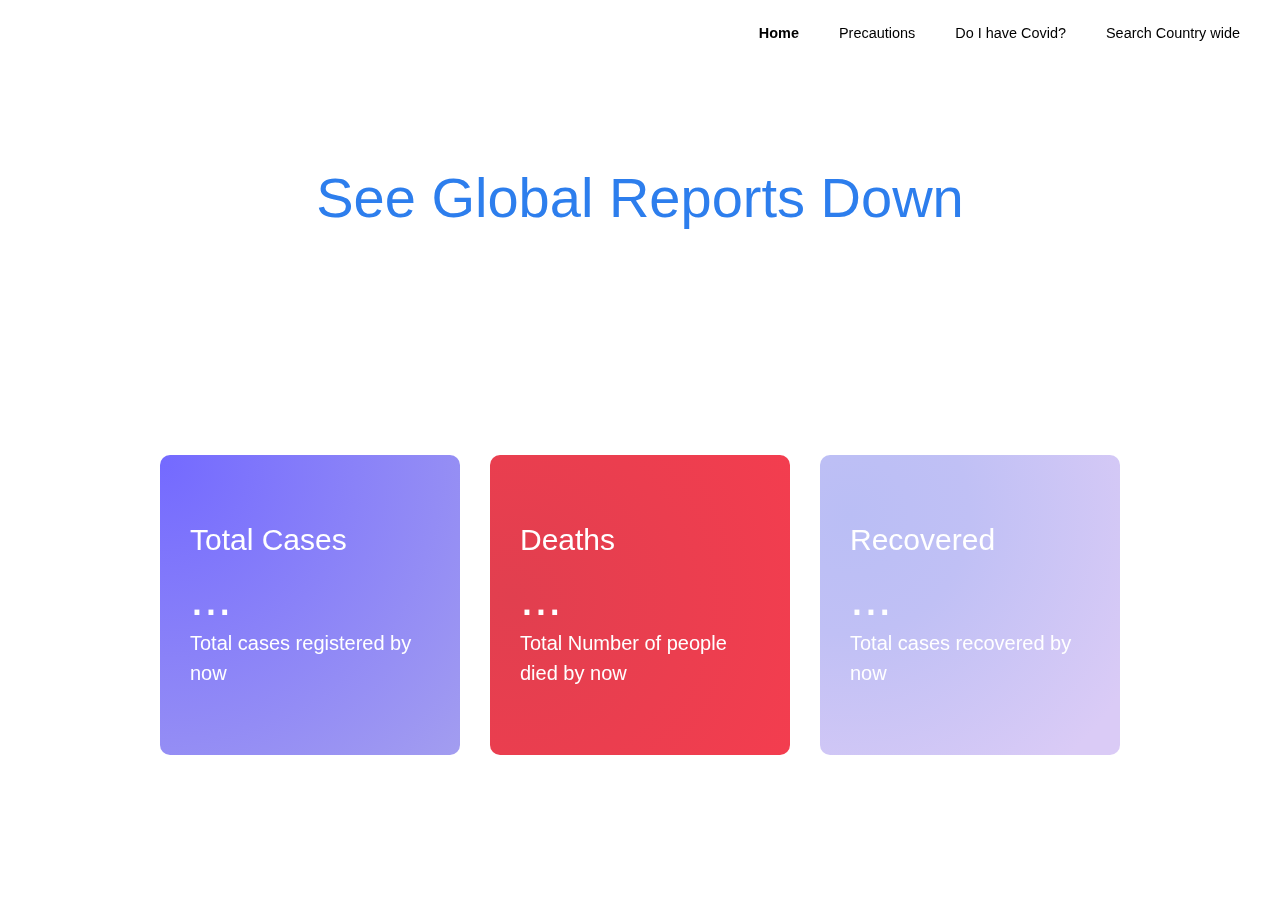
<file: index.html>
<!DOCTYPE html>
<html>

<head>
<title>Home</title>
    <meta name="viewport" content="width=device-width, initial-scale=1, shrink-to-fit=no">
    <link rel="stylesheet" href="https://stackpath.bootstrapcdn.com/bootstrap/4.4.1/css/bootstrap.min.css" integrity="sha384-Vkoo8x4CGsO3+Hhxv8T/Q5PaXtkKtu6ug5TOeNV6gBiFeWPGFN9MuhOf23Q9Ifjh" crossorigin="anonymous">
    <script src="https://code.jquery.com/jquery-3.4.1.slim.min.js" integrity="sha384-J6qa4849blE2+poT4WnyKhv5vZF5SrPo0iEjwBvKU7imGFAV0wwj1yYfoRSJoZ+n" crossorigin="anonymous"></script>
    <script src="https://cdn.jsdelivr.net/npm/popper.js@1.16.0/dist/umd/popper.min.js" integrity="sha384-Q6E9RHvbIyZFJoft+2mJbHaEWldlvI9IOYy5n3zV9zzTtmI3UksdQRVvoxMfooAo" crossorigin="anonymous"></script>
    <script src="https://stackpath.bootstrapcdn.com/bootstrap/4.4.1/js/bootstrap.min.js" integrity="sha384-wfSDF2E50Y2D1uUdj0O3uMBJnjuUD4Ih7YwaYd1iqfktj0Uod8GCExl3Og8ifwB6" crossorigin="anonymous"></script>
    <link rel="stylesheet" href="https://cdnjs.cloudflare.com/ajax/libs/font-awesome/4.7.0/css/font-awesome.min.css">
    <link rel="stylesheet" href="styleshomepage.css">


</head>

<body>
    <header>

        <nav class="navbar navbar-expand-lg navbar-light">
            <a class="navbar-brand" href="#"></a>
            <button class="navbar-toggler" type="button" data-toggle="collapse" data-target="#navbarSupportedContent" aria-controls="navbarSupportedContent" aria-expanded="false" aria-label="Toggle navigation">
                <span class="navbar-toggler-icon"></span>
            </button>

            <div class="collapse navbar-collapse" id="navbarSupportedContent">
                <ul class="navbar-nav ml-auto">
                    <li class="nav-item">
                        <a class=" active nav-link disabled" href="index.html"><span class="navul">Home</span></a>
                    </li>
                    <li class="nav-item">
                        <a class="nav-link" href="precautions.html"><span class="navul">Precautions</span></a>
                    </li>
                    <li class="nav-item">
                        <a class="nav-link" href="doihaveit.html"><span class="navul">Do I have Covid?</span></a>
                    </li>
                    <li class="nav-item">
                        <a class="nav-link" href="search.html"><span class="navul">Search Country wide</span></a>
                    </li>
                </ul>
            </div>
        </nav>


        <div class="title-section">

            <div id="carouselExampleSlidesOnly" class="carousel slide" data-ride="carousel">
                <div class="carousel-inner">
                    <div class="carousel-item active">
                        <div class="d-block w-100 banner">
                            <h1 style="color:#2d7eed">See Global Reports Down</h1>

                        </div>
                    </div>
                    <div class="carousel-item">

                        <div class="d-block w-100 banner">
                            <h1>Stay Home Stay Safe</h1>

                        </div>
                    </div>
                    <div class="carousel-item">

                        <div class="d-block w-100 banner">
                            <h1 style="color:#2d7eed">Be Quarantine at your Place</h1>

                        </div>
                    </div>
                    <div class="carousel-item">

                        <div class="d-block w-100 banner">
                            <h1>Let us fight against Corona</h1>

                        </div>
                    </div>
                </div>
            </div>

        </div>


    </header>



    <div class="info-section">

        <div class="row">
            <div class="info-card-col col-lg-4 col-md-4 col-sm-6">

                <div class="two info-card">

                    <h4>Total Cases</h4>
                    <h2 class="totalcases">2470922</h2>
                    <p>Total cases registered by now</p>
                </div>

            </div>
            <div class="info-card-col col-lg-4 col-md-4 col-sm-6">

                <div class="one info-card">

                    <h4>Deaths</h4>
                    <h2 class="died">169952</h2>
                    <p>Total Number of people died by now</p>
                </div>


            </div>
            <div class="info-card-col col-lg-4 col-md-4 col-sm-6">
                <div class="three info-card">

                    <h4>Recovered</h4>
                    <h2 class="recovered">645094</h2>
                    <p>Total cases recovered by now</p>
                </div>
            </div>
        </div>
    </div>

    <footer>

        <!--        <p>created with ❤❤❤</p>-->
    </footer>


    <script src="homepagejs.js"></script>


</body></html>
</file>
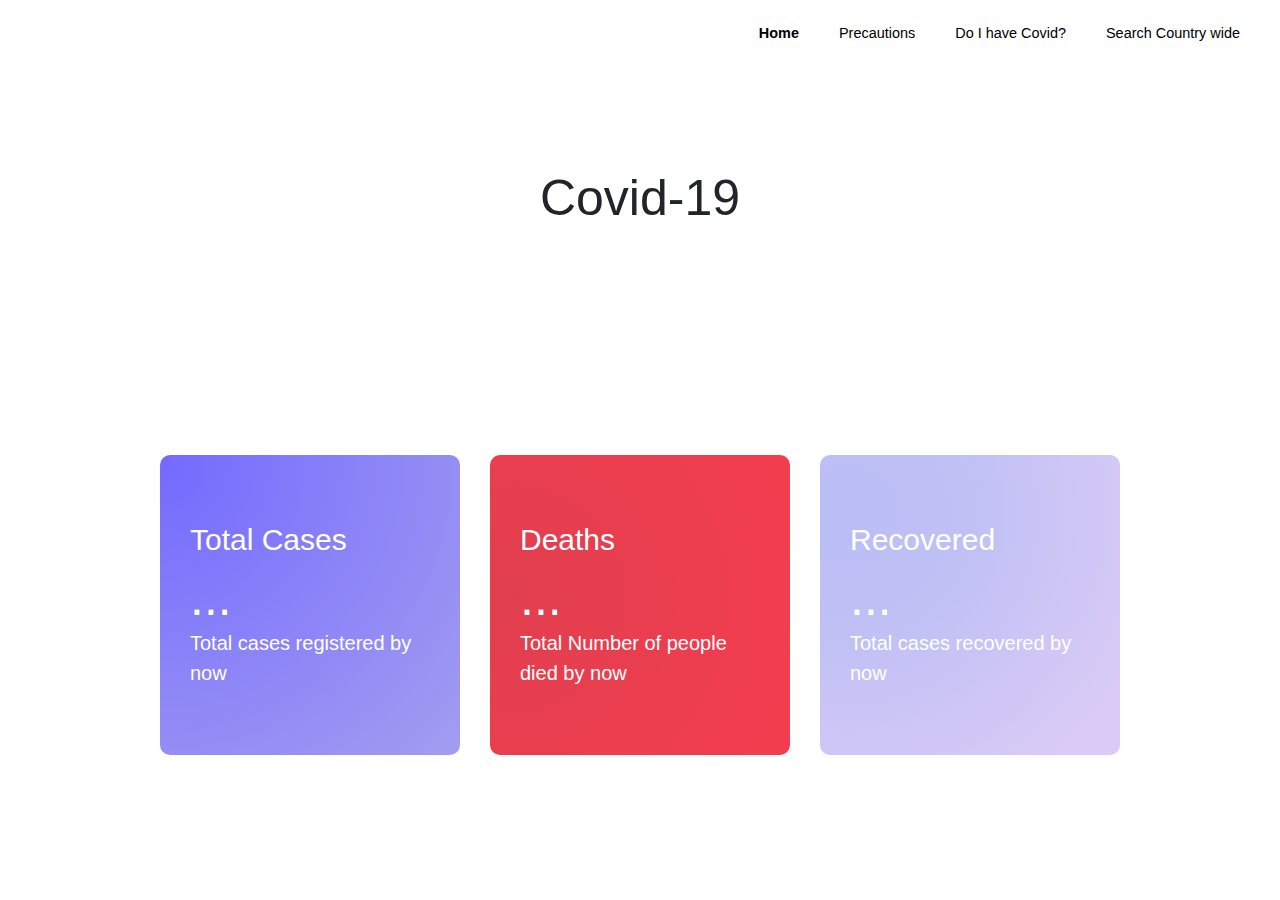
<file: homepage/index.html>
<!DOCTYPE html>
<html>

<head>

    <meta name="viewport" content="width=device-width, initial-scale=1, shrink-to-fit=no">
    <link rel="stylesheet" href="https://stackpath.bootstrapcdn.com/bootstrap/4.4.1/css/bootstrap.min.css" integrity="sha384-Vkoo8x4CGsO3+Hhxv8T/Q5PaXtkKtu6ug5TOeNV6gBiFeWPGFN9MuhOf23Q9Ifjh" crossorigin="anonymous">
    <script src="https://code.jquery.com/jquery-3.4.1.slim.min.js" integrity="sha384-J6qa4849blE2+poT4WnyKhv5vZF5SrPo0iEjwBvKU7imGFAV0wwj1yYfoRSJoZ+n" crossorigin="anonymous"></script>
    <script src="https://cdn.jsdelivr.net/npm/popper.js@1.16.0/dist/umd/popper.min.js" integrity="sha384-Q6E9RHvbIyZFJoft+2mJbHaEWldlvI9IOYy5n3zV9zzTtmI3UksdQRVvoxMfooAo" crossorigin="anonymous"></script>
    <script src="https://stackpath.bootstrapcdn.com/bootstrap/4.4.1/js/bootstrap.min.js" integrity="sha384-wfSDF2E50Y2D1uUdj0O3uMBJnjuUD4Ih7YwaYd1iqfktj0Uod8GCExl3Og8ifwB6" crossorigin="anonymous"></script>
    <link rel="stylesheet" href="https://cdnjs.cloudflare.com/ajax/libs/font-awesome/4.7.0/css/font-awesome.min.css">
    <link rel="stylesheet" href="styleshomepage.css">


</head>

<body>
    <header>

        <nav class="navbar navbar-expand-lg navbar-light">
            <a class="navbar-brand" href="#"></a>
            <button class="navbar-toggler" type="button" data-toggle="collapse" data-target="#navbarSupportedContent" aria-controls="navbarSupportedContent" aria-expanded="false" aria-label="Toggle navigation">
                <span class="navbar-toggler-icon"></span>
            </button>

            <div class="collapse navbar-collapse" id="navbarSupportedContent">
                <ul class="navbar-nav ml-auto">
                    <li class="nav-item">
                        <a class=" active nav-link disabled" href="/homepage/index.html"><span class="navul">Home</span></a>
                    </li>
                    <li class="nav-item">
                        <a class="nav-link" href="#"><span class="navul">Precautions</span></a>
                    </li>
                    <li class="nav-item">
                        <a class="nav-link" href="#"><span class="navul">Do I have Covid?</span></a>
                    </li>
                    <li class="nav-item">
                        <a class="nav-link" href="../searchpage/search.html"><span class="navul">Search Country wide</span></a>
                    </li>
                </ul>
            </div>
        </nav>


        <div class="title-section">


            <h1>Covid-19</h1>

        </div>


    </header>



    <div class="info-section">

        <div class="row">
            <div class="info-card-col col-lg-4 col-md-4 col-sm-6">

                <div class="two info-card">

                    <h4>Total Cases</h4>
                    <h2 class="totalcases">2470922</h2>
                    <p>Total cases registered by now</p>
                </div>

            </div>
            <div class="info-card-col col-lg-4 col-md-4 col-sm-6">

                <div class="one info-card">

                    <h4>Deaths</h4>
                    <h2 class="died">169952</h2>
                    <p>Total Number of people died by now</p>
                </div>


            </div>
            <div class="info-card-col col-lg-4 col-md-4 col-sm-6">
                <div class="three info-card">

                    <h4>Recovered</h4>
                    <h2 class="recovered">645094</h2>
                    <p>Total cases recovered by now</p>
                </div>
            </div>
        </div>
    </div>

    <footer>

<!--        <p>created with ❤❤❤</p>-->
    </footer>


    <script src="homepagejs.js"></script>


</body></html>
</file>
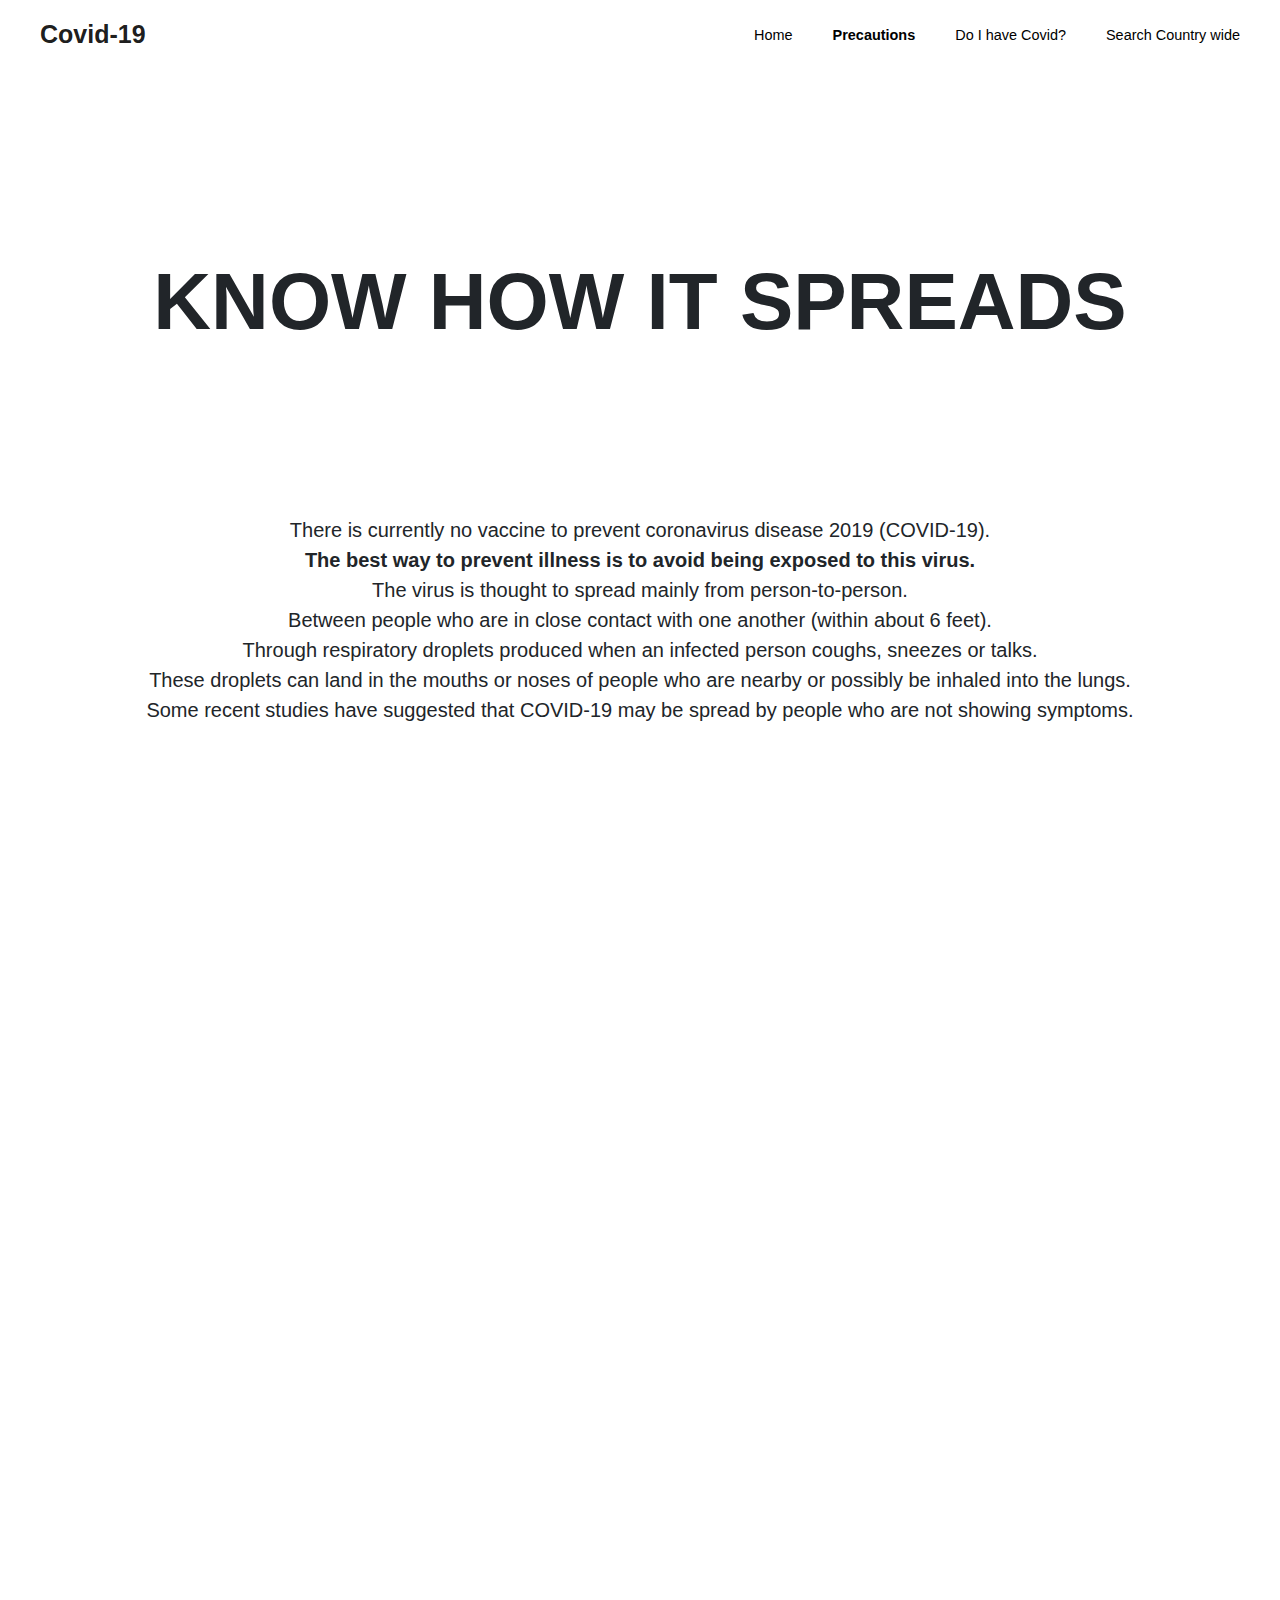
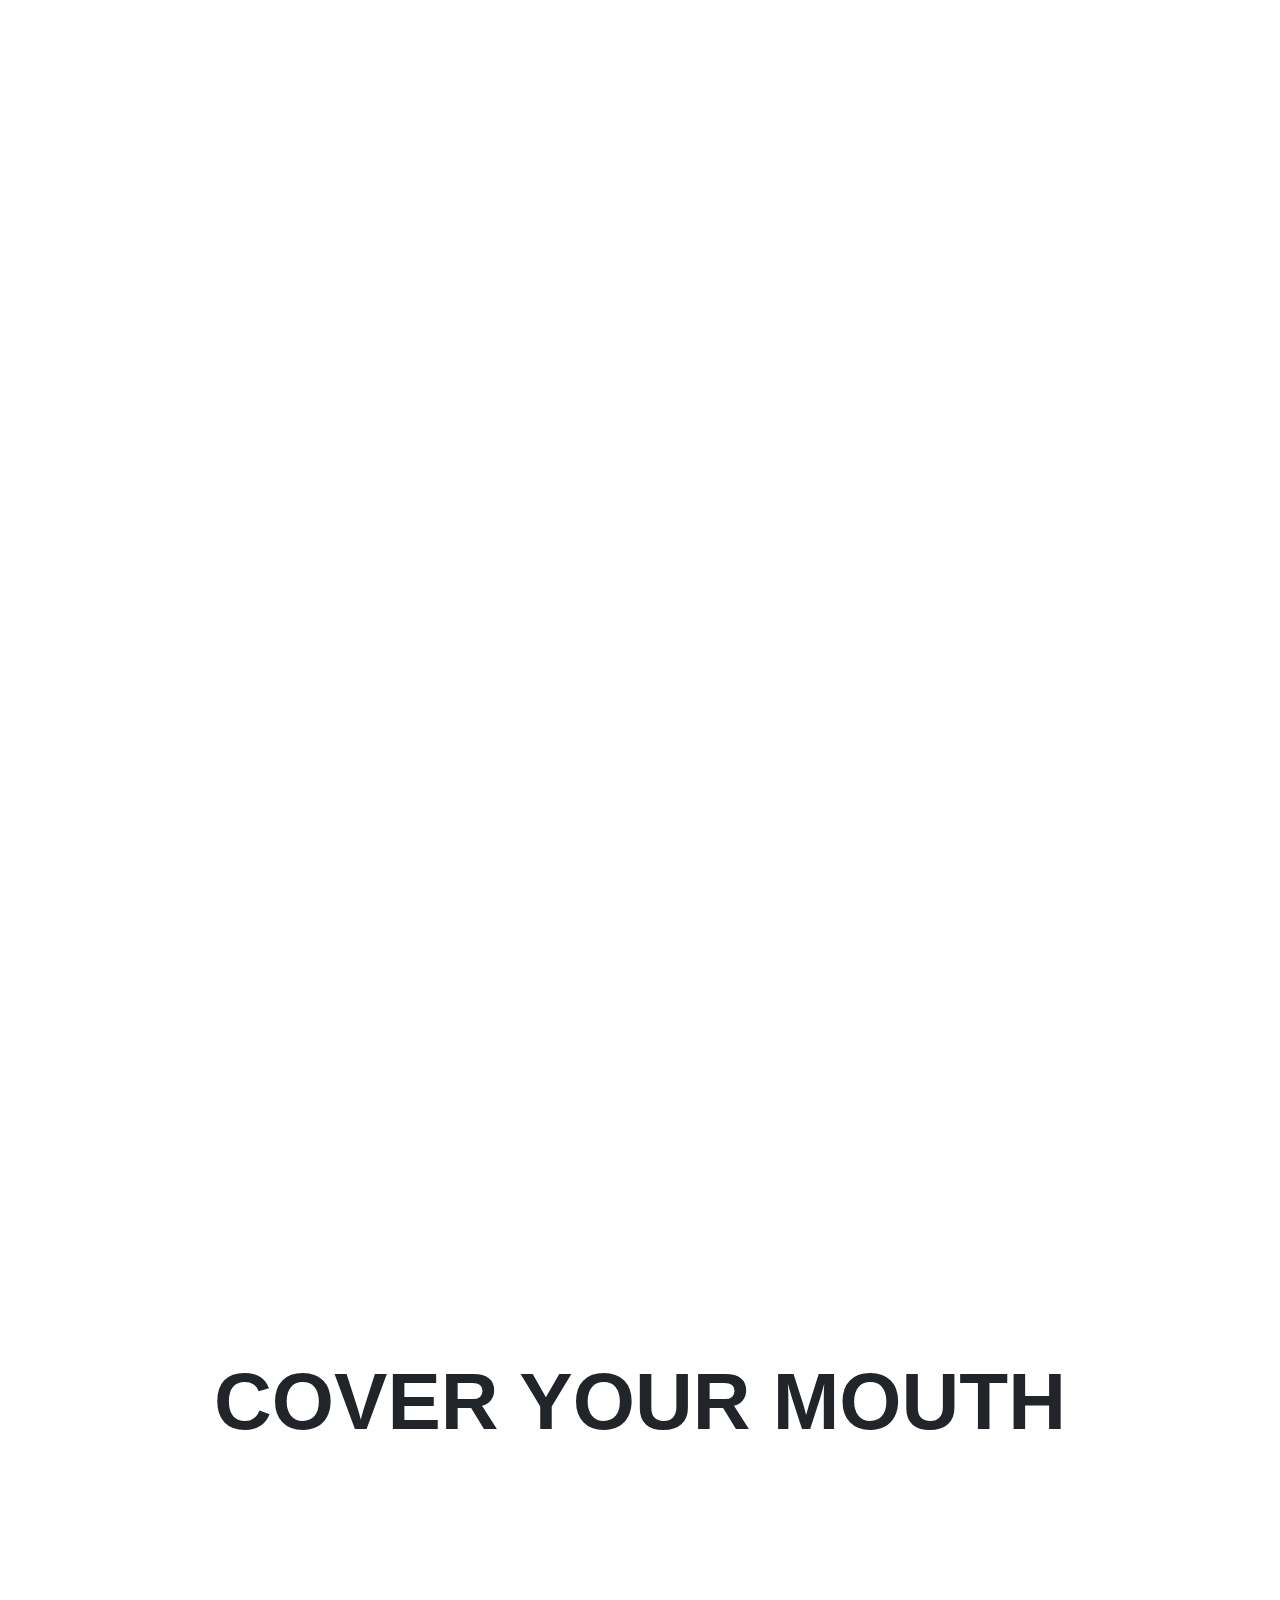
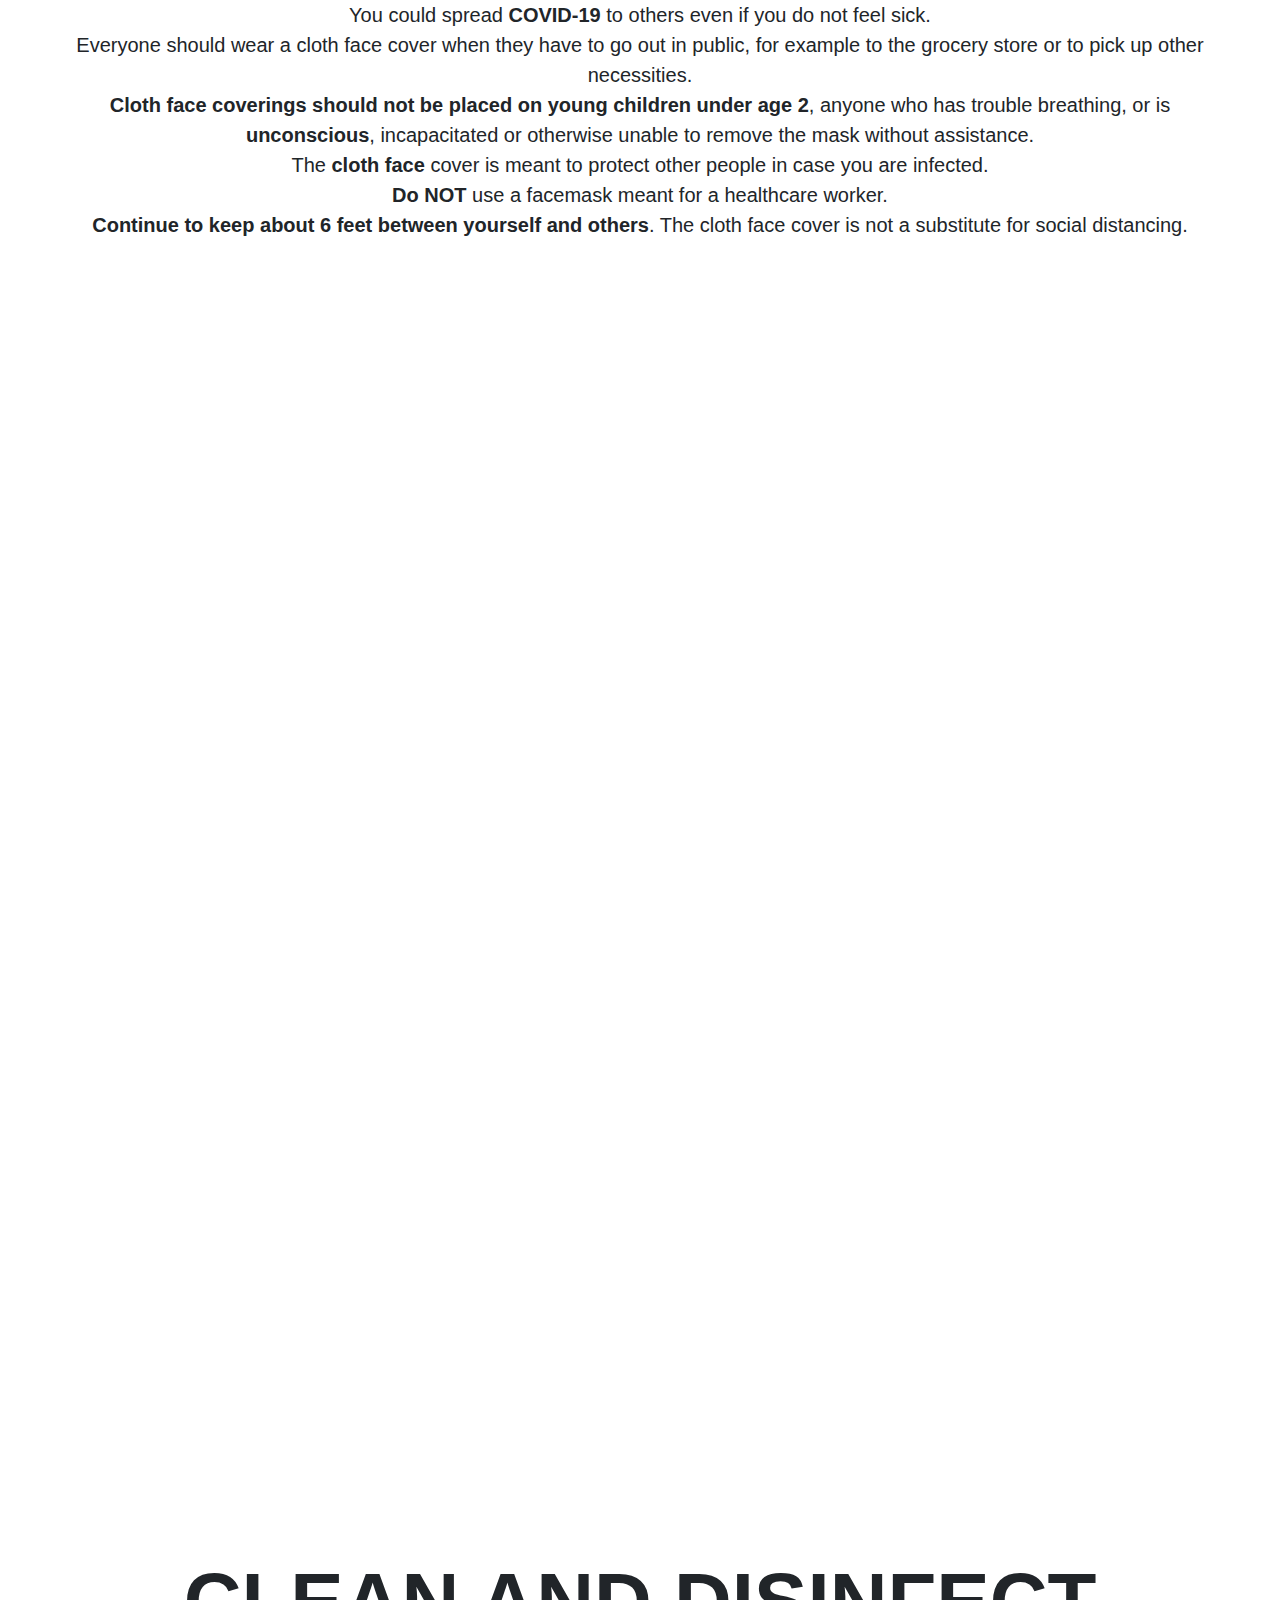
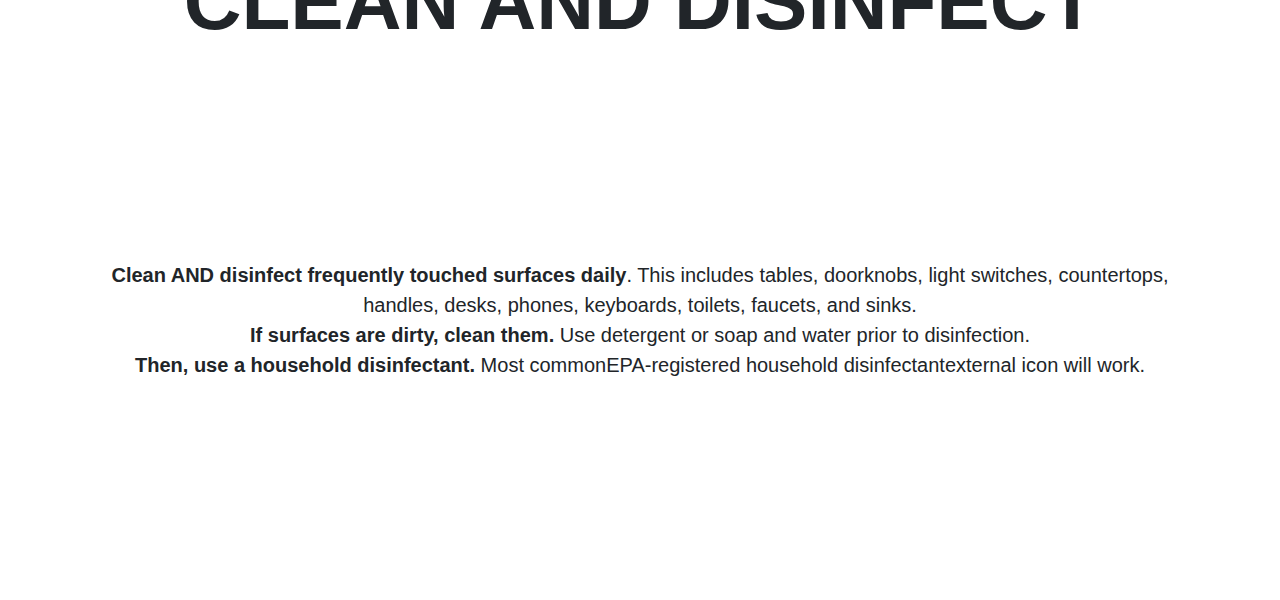
<file: precautions.html>
<!DOCTYPE html>
<html>

<head>
<title>Precautions</title>

    <meta name="viewport" content="width=device-width, initial-scale=1, shrink-to-fit=no">
    <link rel="stylesheet" href="https://stackpath.bootstrapcdn.com/bootstrap/4.4.1/css/bootstrap.min.css" integrity="sha384-Vkoo8x4CGsO3+Hhxv8T/Q5PaXtkKtu6ug5TOeNV6gBiFeWPGFN9MuhOf23Q9Ifjh" crossorigin="anonymous">
    <script src="https://code.jquery.com/jquery-3.4.1.slim.min.js" integrity="sha384-J6qa4849blE2+poT4WnyKhv5vZF5SrPo0iEjwBvKU7imGFAV0wwj1yYfoRSJoZ+n" crossorigin="anonymous"></script>
    <script src="https://cdn.jsdelivr.net/npm/popper.js@1.16.0/dist/umd/popper.min.js" integrity="sha384-Q6E9RHvbIyZFJoft+2mJbHaEWldlvI9IOYy5n3zV9zzTtmI3UksdQRVvoxMfooAo" crossorigin="anonymous"></script>
    <script src="https://stackpath.bootstrapcdn.com/bootstrap/4.4.1/js/bootstrap.min.js" integrity="sha384-wfSDF2E50Y2D1uUdj0O3uMBJnjuUD4Ih7YwaYd1iqfktj0Uod8GCExl3Og8ifwB6" crossorigin="anonymous"></script>
    <link rel="stylesheet" href="https://cdnjs.cloudflare.com/ajax/libs/font-awesome/4.7.0/css/font-awesome.min.css">
    <link rel="stylesheet" href="styleshomepage.css">
    <link rel="stylesheet" href="precautions.css">


</head>

<body>
    <header>

        <nav class="navbar navbar-expand-lg navbar-light">
            <a class="navbar-brand" href="#" style="font-weight:bold;padding-left:20px">Covid-19</a>
            <button class="navbar-toggler" type="button" data-toggle="collapse" data-target="#navbarSupportedContent" aria-controls="navbarSupportedContent" aria-expanded="false" aria-label="Toggle navigation">
                <span class="navbar-toggler-icon"></span>
            </button>

            <div class="collapse navbar-collapse" id="navbarSupportedContent">
                <ul class="navbar-nav ml-auto">
                    <li class="nav-item">
                        <a class="nav-link" href="index.html"><span class="navul">Home</span></a>
                    </li>
                    <li class="active nav-item disabled">
                        <a class="nav-link" href="#"><span class="navul">Precautions</span></a>
                    </li>
                    <li class="nav-item">
                        <a class="nav-link" href="doihaveit.html"><span class="navul">Do I have Covid?</span></a>
                    </li>
                    <li class="nav-item">
                        <a class="nav-link" href="search.html"><span class="navul">Search Country wide</span></a>
                    </li>
                </ul>
            </div>
        </nav>



        <div class="precautions-section">
            <div class="precaution-box" style="background-color:white">
                <div class="precaution-heading">
                    <h2>Know How it Spreads</h2>
                </div>
                <div class="precaution-matter">
                    <ul>
                        <li>There is currently no vaccine to prevent coronavirus disease 2019 (COVID-19).</li>
                        <li><strong>The best way to prevent illness is to avoid being exposed to this virus.</strong></li>
                        <li>The virus is thought to spread mainly from person-to-person.
                            <ul>
                                <li>Between people who are in close contact with one another (within about 6 feet).</li>
                                <li>Through respiratory droplets produced when an infected person coughs, sneezes or talks.</li>
                                <li>These droplets can land in the mouths or noses of people who are nearby or possibly be inhaled into the lungs.</li>
                                <li>Some recent studies have suggested that COVID-19 may be spread by people who are not showing symptoms.</li>
                            </ul>
                        </li>
                    </ul>
                </div>
            </div>




            <div class="precaution-box" style="background-image: url(five.jpg); color:white">

                <div class="precaution-heading">
                    <h2>Clean your hands often</h2>

                </div>
                <div class="precaution-matter">

                    <ul>
                        <li>Wash your hands often with soap and water for at least 20 seconds especially after you have been in a public place, or after blowing your nose, coughing, or sneezing.</li>
                        <li>If soap and water are not readily available, <strong>use a hand sanitizer that contains at least 60% alcohol</strong>. Cover all surfaces of your hands and rub them together until they feel dry.</li>
                        <li><strong>Avoid touching</strong> <strong>your eyes, nose, and mouth</strong> with unwashed hands.</li>
                    </ul>
                </div>
            </div>
            <div class="precaution-box" style="background-image: url(sevem.jpg); color:white">
                <div class="precaution-heading">
                    <h2>Avoid close contact</h2>

                </div>
                <div class="precaution-matter">
                    <ul>
                        <li><strong>Avoid close contact</strong> with people who are sick</li>
                        <li><strong>Stay home as much as possible</strong>
                        <li>Put <strong>distance between yourself and other</strong> <strong>people</strong>.</li>
                        <li style="list-style-type: none;">
                            <ul>
                                <li>Remember that some people without symptoms may be able to spread virus.</li>
                            </ul>
                        </li>
                        <li style="list-style-type: none;">
                            <ul>
                                <li>Keeping distance from others is especially important for people who are at higher risk of getting very sick.</li>
                            </ul>
                        </li>
                    </ul>
                </div>
            </div>

            <div class="precaution-box" style="background-image: url(six.jpg)">
                <div class="precaution-heading">
                    <h2>Cover your mouth</h2>
                </div>
                <div class="precaution-matter">

                    <ul>
                        <li>You could spread <strong>COVID-19</strong> to others even if you do not feel sick.</li>
                        <li>Everyone should wear a cloth face cover when they have to go out in public, for example to the grocery store or to pick up other necessities.
                            <ul>
                                <li><strong>Cloth face coverings should not be placed on young children under age 2</strong>, anyone who has trouble breathing, or is <strong>unconscious</strong>, incapacitated or otherwise unable to remove the mask without assistance.</li>
                            </ul>
                        </li>
                        <li>The <strong>cloth face</strong> cover is meant to protect other people in case you are infected.</li>
                        <li><strong>Do NOT</strong> use a facemask meant for a healthcare worker.</li>
                        <li><strong>Continue to keep about 6 feet between yourself and others</strong>. The cloth face cover is not a substitute for social distancing.</li>
                    </ul>
                </div>
            </div>





            <div class="precaution-box" style="background-image: url(four.jpg); color:white">
                <div class="precaution-heading">
                    <h2>Cover coughs & sneezes</h2>

                </div>
                <div class="precaution-matter">

                    <ul>
                        <li><strong>If you are in a private setting and do not have on your cloth face covering, remember to always cover your mouth and nose</strong> with a tissue when you cough or sneeze or use the inside of your elbow.</li>
                        <li><strong>Throw used tissues</strong> in the trash.</li>
                        <li>Immediately <strong>wash your hands</strong> with soap and water for at least 20 seconds. If soap and water are not readily available, clean your hands with a hand sanitizer that contains at least 60% alcohol.</li>
                    </ul>
                </div>


            </div>
            <div class="precaution-box" style="background-color: white">
                <div class="precaution-heading">
                    <h2>Clean and disinfect</h2>
                </div>
                <div class="precaution-matter">


                    <ul>
                        <li><strong>Clean AND disinfect frequently touched surfaces daily</strong>. This includes tables, doorknobs, light switches, countertops, handles, desks, phones, keyboards, toilets, faucets, and sinks.</li>
                        <li><strong>If surfaces are dirty, clean them.</strong> Use detergent or soap and water prior to disinfection.</li>
                        <li><strong>Then, use a household disinfectant.</strong> Most commonEPA-registered household disinfectantexternal icon will work.</li>
                    </ul>
                </div>

            </div>
        </div>
    </header>

    <footer>

        <!--        <p>created with ❤❤❤</p>-->
    </footer>



</body></html>
</file>
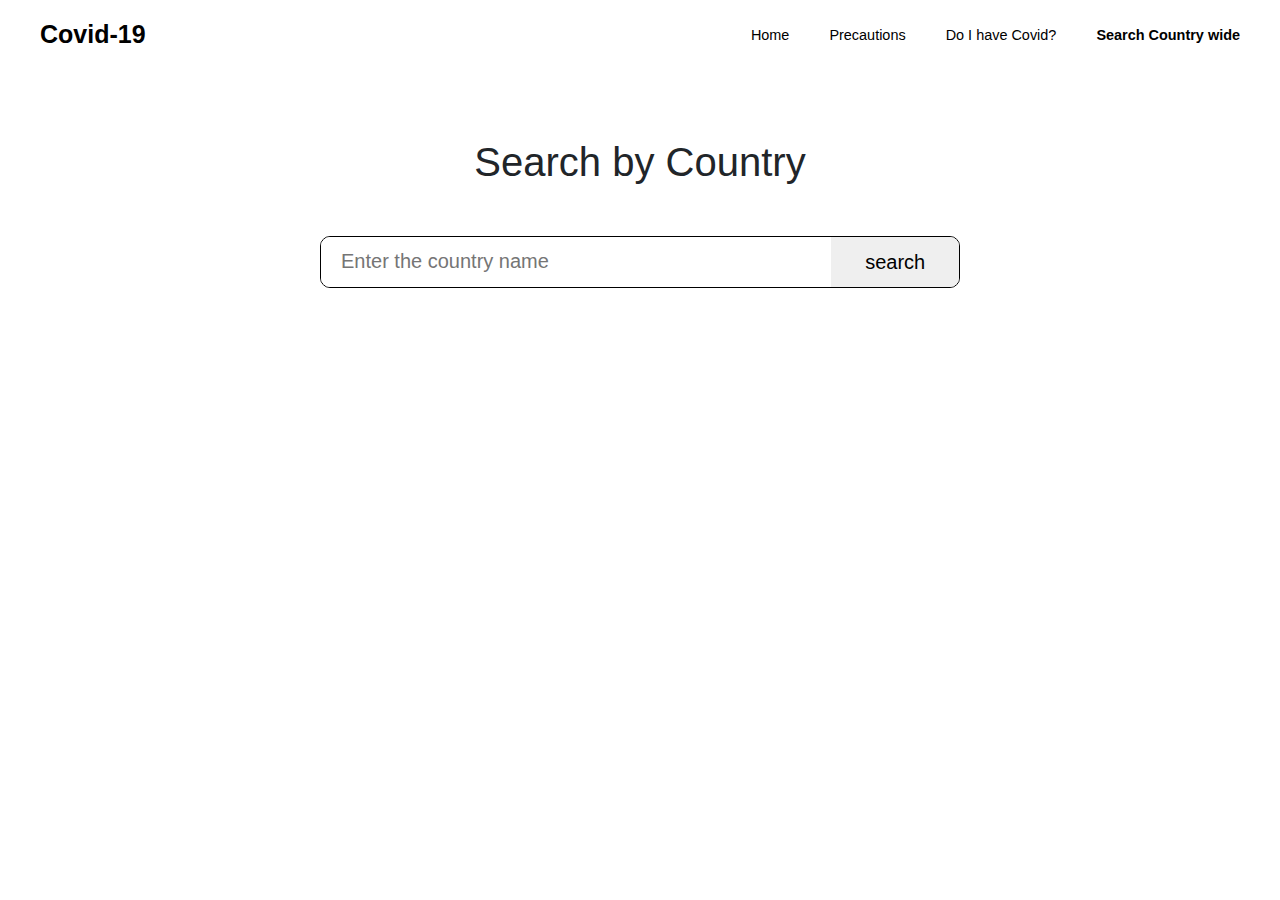
<file: search.html>
<!DOCTYPE html>
<html>

<head>
<title>Search Cases</title>

    <meta name="viewport" content="width=device-width, initial-scale=1, shrink-to-fit=no">
    <link rel="stylesheet" href="https://stackpath.bootstrapcdn.com/bootstrap/4.4.1/css/bootstrap.min.css" integrity="sha384-Vkoo8x4CGsO3+Hhxv8T/Q5PaXtkKtu6ug5TOeNV6gBiFeWPGFN9MuhOf23Q9Ifjh" crossorigin="anonymous">
    <script src="https://code.jquery.com/jquery-3.4.1.slim.min.js" integrity="sha384-J6qa4849blE2+poT4WnyKhv5vZF5SrPo0iEjwBvKU7imGFAV0wwj1yYfoRSJoZ+n" crossorigin="anonymous"></script>
    <script src="https://cdn.jsdelivr.net/npm/popper.js@1.16.0/dist/umd/popper.min.js" integrity="sha384-Q6E9RHvbIyZFJoft+2mJbHaEWldlvI9IOYy5n3zV9zzTtmI3UksdQRVvoxMfooAo" crossorigin="anonymous"></script>
    <script src="https://stackpath.bootstrapcdn.com/bootstrap/4.4.1/js/bootstrap.min.js" integrity="sha384-wfSDF2E50Y2D1uUdj0O3uMBJnjuUD4Ih7YwaYd1iqfktj0Uod8GCExl3Og8ifwB6" crossorigin="anonymous"></script>
    <link rel="stylesheet" href="https://cdnjs.cloudflare.com/ajax/libs/font-awesome/4.7.0/css/font-awesome.min.css">
    <link rel="stylesheet" href="styleshomepage.css">
    <link rel="stylesheet" href="search.css">



</head>

<body>
    <header>

        <nav class="navbar navbar-expand-lg navbar-light">
            <a class="navbar-brand" href="#" style="color:black;font-weight: bold;padding-left:20px">Covid-19</a>
            <button class="navbar-toggler" type="button" data-toggle="collapse" data-target="#navbarSupportedContent" aria-controls="navbarSupportedContent" aria-expanded="false" aria-label="Toggle navigation">
                <span class="navbar-toggler-icon"></span>
            </button>

            <div class="collapse navbar-collapse" id="navbarSupportedContent">
                <ul class="navbar-nav ml-auto">
                    <li class="nav-item">
                        <a class="nav-link" href="index.html"><span class="navul">Home</span></a>
                    </li>
                    <li class="nav-item">
                        <a class="nav-link" href="precautions.html"><span class="navul">Precautions</span></a>
                    </li>
                    <li class="nav-item">
                        <a class="nav-link" href="doihaveit.html"><span class="navul">Do I have Covid?</span></a>
                    </li>
                    <li class="nav-item">
                        <a class="active nav-link disabled" href="#"><span class="navul">Search Country wide</span></a>
                    </li>
                </ul>
            </div>
        </nav>


        <div class="title-section search-section">

            <div>
                <h2 class="heading">
                    Search by Country <span class="country-name"></span></h2>
            </div>

            <form>
                <input class="search-bar" placeholder="Enter the country name">
                <button class="search-button">search</button>
            </form>

        </div>


    </header>



    <div class="info-section">
                    
        
        <div class="loading-gif">
            <img src="loading.gif" alt="Loading...">
        </div>
        <div class="row" >
            <div class="info-card-col col-lg-3 col-md-4 col-sm-6">

                <div class="two info-card">

                    <h4>Total Cases</h4>
                    <h2 class="totalcases">...</h2>
                    <p>Total cases registered by now</p>
                </div>

            </div>
            
                        <div class="info-card-col col-lg-3 col-md-4 col-sm-6">
                <div class="two info-card">

                    <h4>Active Cases</h4>
                    <h2 class="activecases">...</h2>
                    <p>Total cases recovered by now</p>
                </div>
            </div>
            <div class="info-card-col col-lg-3 col-md-4 col-sm-6">

                <div class="one info-card">

                    <h4>Deaths</h4>
                    <h2 class="died">...</h2>
                    <p>Total Number of people died by now</p>
                </div>


            </div>
            <div class="info-card-col col-lg-3 col-md-4 col-sm-6">
                <div class="three info-card">

                    <h4>Recovered</h4>
                    <h2 class="recovered">...</h2>
                    <p>Total cases recovered by now</p>
                </div>
            </div>

            <div class="info-card-col col-lg-3 col-md-4 col-sm-6">

                <div class="two info-card">

                    <h4>New Cases</h4>
                    <h2 class="newcases">...</h2>
                    <p>Total Number of cases appeared just</p>
                </div>

            </div>


            <div class="info-card-col col-lg-3 col-md-4 col-sm-6">

                <div class="one info-card">

                    <h4>Critical</h4>
                    <h2 class="critical">...</h2>
                    <p>Total Number of people in critical stage</p>
                </div>

            </div>
            <div class="info-card-col col-lg-3 col-md-4 col-sm-6">

                <div class="three info-card">

                    <h4>Total Tests</h4>
                    <h2 class="tests">...</h2>
                    <p>Total Number of people tested by now</p>
                </div>


            </div>



        </div>

    </div>

<!--
    <footer>

        <p>created with ❤❤❤</p>
    </footer>
-->


    <script src="search.js"></script>


</body></html>
</file>
<file: styleshomepage.css>
*{
    box-sizing: border-box;
    margin: 0px;
    padding: 0px;
    font-size: 20px;
}

body {
    background-color: #fff;
    height: 100vh;
}

.navbar {
    position: absolute;
    width: 100%;
    background-color: rgba(255, 255, 255, 0.9);

}

.nav-link{
    font-size:85%;
    margin:0px 10px;
}
.navul{
    color: black;
    font-size:85%;
}
.navul:hover{
    color: green;
    transition: color 0.5s;
    text-decoration: none;
}
header {
    width: 100%;
    height: 45%;
}

.title-section {
    width: 100%;
    height: 100%;
    display: flex;
    flex-direction: column;
    justify-content: center;
    align-items: center;
}
.active{
    font-weight: bold;
}



.info-section {
    color:white;
    width: 100%;
    display: flex;
    justify-content: center;
    align-items: center;
}

.info-section .row {
    margin: 0px;
    margin-bottom: 50px;
}

.info-card {
    width: 300px;
    height: 300px;
    padding: 30px;
    margin: 50px 0 0 0;


}
.info-card:hover{
    transform: scale(1.1);
    transition:transform 0.3s;


}

.info-card {
    display: flex;
    flex-direction: column;
    justify-content: center;
    border-radius: 10px;
}

.info-card h2 {
    margin: 0px;
    font-size: 250%;
}

.info-card-col {
    display: flex;
    justify-content: center;
    align-items: center;
}
.info-card p{
    margin:0px;
}

.one {


    background-image: radial-gradient(circle 738px at 7.4% 47.9%, rgba(225, 63, 79, 1) 0%, rgba(245, 61, 79, 1) 47%, rgba(247, 161, 175, 1) 90.2%);




}

.two {

    background-image: radial-gradient(circle 939px at 0.7% 2.4%, rgba(116, 106, 255, 1) 0%, rgba(221, 221, 221, 1) 100.2%);

}

.three {



    background-image: radial-gradient(circle farthest-corner at 10% 20%, rgba(186, 190, 245, 1) 0%, rgba(192, 192, 245, 1) 33.1%, rgba(218, 203, 246, 1) 90%);


}



footer {
    display: flex;
    justify-content: center;
    align-items: center;
    width: 100%;
    height: 5%;
}

footer p {
    margin: 0px;
    font-size: 18px;
}



/*Media Queries*/

/*laptops and desktops*/
@media only screen and (min-width:1200px) {
    
}
/*potrait mode for tabs*/
@media only screen and (max-width:1023px) {
    *{
        font-size:15px;
    }
}
/*tabs*/
@media only screen and (max-width:767px) {
    
}
/*normal phones*/
@media only screen and (max-width:480px) {
    *{
        font-size:15px;
    }
    .navul {
        font-size: 130%;
    }
    .info-card {
    width: 300px;
    height: 250px;
    padding: 30px;
    margin: 25px 0 0 0;

}
}

/* width */
::-webkit-scrollbar {
  width: 4px;
}


/* Handle */
::-webkit-scrollbar-thumb {
  background: #888;
}

/* Handle on hover */
::-webkit-scrollbar-thumb:hover {
  background: #000;
}


#carouselExampleSlidesOnly{

    width:80%;
    height: 50%;
    display: flex;
    justify-content: center;
    align-items: center;
    z-index:-22;
}

.banner{
    text-align: center;
}
.banner h1{
    font-size:280%;
}
</file>
<file: homepage/styleshomepage.css>
*{
    box-sizing: border-box;
    margin: 0px;
    padding: 0px;
    font-size: 20px;
}

body {
    background-color: #fff;
    height: 100vh;
}

.navbar {
    position: absolute;
    width: 100%;
    background-color: rgba(255, 255, 255, 0.9);

}

.nav-link{
    font-size:85%;
    margin:0px 10px;
}
.navul{
    color: black;
    font-size:85%;
}
.navul:hover{
    color: green;
    transition: color 0.5s;
    text-decoration: none;
}
header {
    width: 100%;
    height: 45%;
}

.title-section {
    width: 100%;
    height: 100%;
    display: flex;
    flex-direction: column;
    justify-content: center;
    align-items: center;
}
.active{
    font-weight: bold;
}



.info-section {
    color:white;
    width: 100%;
    display: flex;
    justify-content: center;
    align-items: center;
}

.info-section .row {
    margin: 0px;
    margin-bottom: 50px;
}

.info-card {
    width: 300px;
    height: 300px;
    padding: 30px;
    margin: 50px 0 0 0;


}
.info-card:hover{
    transform: scale(1.1);
    transition:transform 0.3s;


}

.info-card {
    display: flex;
    flex-direction: column;
    justify-content: center;
    border-radius: 10px;
}

.info-card h2 {
    margin: 0px;
    font-size: 250%;
}

.info-card-col {
    display: flex;
    justify-content: center;
    align-items: center;
}
.info-card p{
    margin:0px;
}

.one {


    background-image: radial-gradient(circle 738px at 7.4% 47.9%, rgba(225, 63, 79, 1) 0%, rgba(245, 61, 79, 1) 47%, rgba(247, 161, 175, 1) 90.2%);




}

.two {

    background-image: radial-gradient(circle 939px at 0.7% 2.4%, rgba(116, 106, 255, 1) 0%, rgba(221, 221, 221, 1) 100.2%);

}

.three {



    background-image: radial-gradient(circle farthest-corner at 10% 20%, rgba(186, 190, 245, 1) 0%, rgba(192, 192, 245, 1) 33.1%, rgba(218, 203, 246, 1) 90%);


}



footer {
    display: flex;
    justify-content: center;
    align-items: center;
    width: 100%;
    height: 5%;
}

footer p {
    margin: 0px;
    font-size: 18px;
}



/*Media Queries*/

/*laptops and desktops*/
@media only screen and (min-width:1200px) {
    
}
/*potrait mode for tabs*/
@media only screen and (max-width:1023px) {
    *{
        font-size:15px;
    }
}
/*tabs*/
@media only screen and (max-width:767px) {
    
}
/*normal phones*/
@media only screen and (max-width:480px) {
    *{
        font-size:15px;
    }
    .navul {
        font-size: 130%;
    }
    .info-card {
    width: 300px;
    height: 250px;
    padding: 30px;
    margin: 25px 0 0 0;

}
}

/* width */
::-webkit-scrollbar {
  width: 4px;
}


/* Handle */
::-webkit-scrollbar-thumb {
  background: #888;
}

/* Handle on hover */
::-webkit-scrollbar-thumb:hover {
  background: #000;
}
</file>
<file: precautions.css>
body{
    
}
.precautions-section{
    width:100%;
}
.precaution-box{
    padding:0 2%;
    min-height: 100vh;
    display: flex;
    flex-direction: column;
    
/*    background-color:silver;*/
/*    margin:0 10px 10px 10px;*/
/*    border-radius: 10px;*/
    background-size: cover;
    background-position: center;
    background-attachment: fixed;
    
}






.precaution-heading{
    padding:0 4%;
    height: 40vh;
    font-weight: bold;
    display: flex;
    justify-content: center;
    align-items: flex-end;
    text-align: center;
    
}
.precaution-heading h2{
    font-weight: 900;
    font-size:400%;
    text-transform: uppercase;
}
.precaution-matter{
    padding:0 4%;
    height: 60vh;
    display: flex;
    justify-content: center;
    align-items: center;
    text-align: center;
}
.precaution-matter li{
    list-style: none;
}


@media only screen and (min-width:1200px) {
    
}
/*potrait mode for tabs*/
@media only screen and (max-width:1023px) {
    *{
        font-size:15px;
    }
    .precautions-section{
        padding-top:20px;
}
/*tabs*/
@media only screen and (max-width:767px) {
    
}
/*normal phones*/
@media only screen and (max-width:480px) {
    *{
        font-size:15px;
    }
    body{
        margin-right:-1px;
    }
}

    
/* width */
::-webkit-scrollbar {
  width: 4px;
}

/* Track */
/*
::-webkit-scrollbar-track {
  background: #f1f1f1;
}
*/

/* Handle */
::-webkit-scrollbar-thumb {
  background: #888;
}

/* Handle on hover */
::-webkit-scrollbar-thumb:hover {
  background: #000;
}
</file>
<file: search.css>
.info-section .row {
    width: 90%;
}


form {
    width: 80%;
    border-radius: 10px;
    display: flex;
    border: 1px solid black;
    overflow: hidden;
}


.search-bar {
    width: 80%;
    height: 50px;
    border: none;
    padding-left: 20px;
}

.search-button {
    width: 20%;
    border: none;

}

.country-name {
    font-size: 100%;
}


input::-webkit-calendar-picker-indicator {
    display: none;
}

.heading {
    margin-top: 20px;
    margin-bottom: 50px;
}

.country-name {
    color: blue;
    font-weight: bold;
}

/*Media Queries*/

/*laptops and desktops*/
@media only screen and (min-width:1200px) {
    form {
        width: 50%;
    }

}

/*potrait mode for tabs*/
@media only screen and (max-width:1023px) {
    
    .title-section h2{
        margin-bottom: 20px;
    }
}

/*tabs*/
@media only screen and (max-width:767px) {}

/*normal phones*/
@media only screen and (max-width:480px) {
    * {
        font-size: 15px;
    }

    .search-bar {
        height: 40px;
    }

    .navul {
        font-size: 130%;
    }
}



.hide-all {
    display: none;
}
</file>
